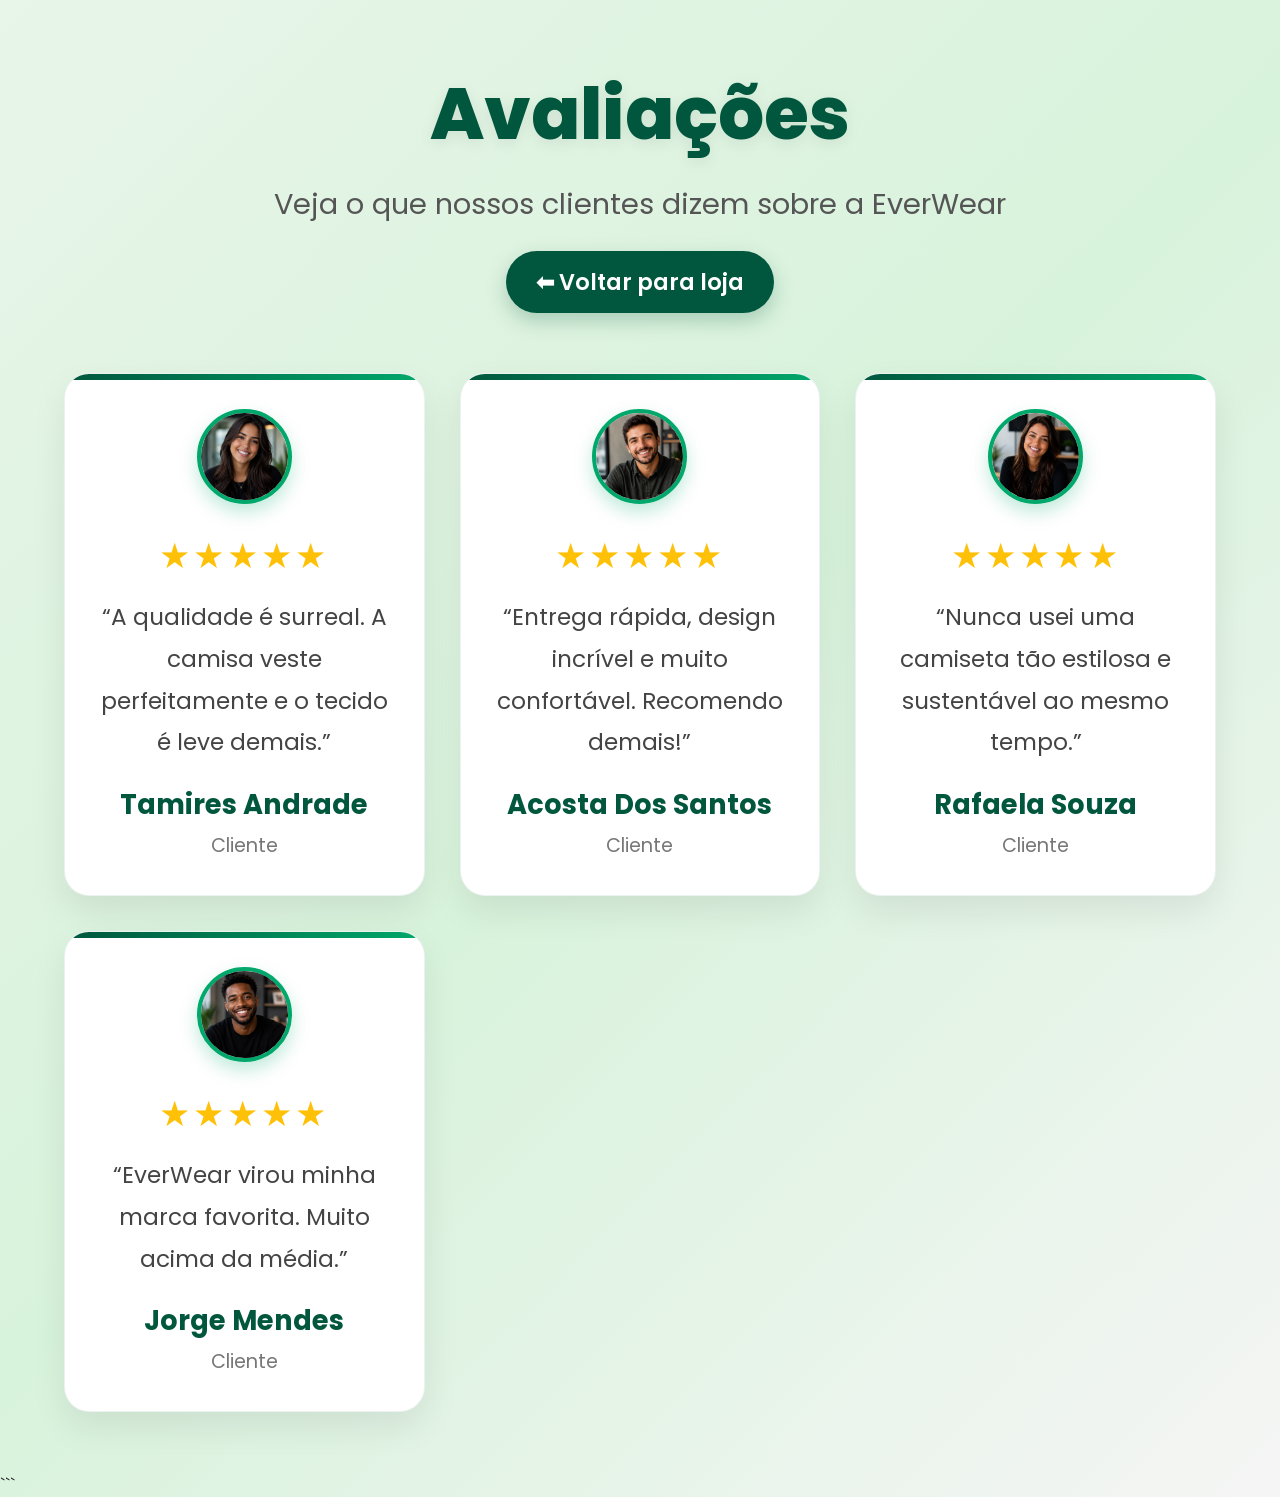
<file: ultimo ever feito/avaliaçoes.html>
<!DOCTYPE html>
<html lang="pt-br">
<head>
    <meta charset="UTF-8">
    <meta name="viewport" content="width=device-width, initial-scale=1.0">
    <title>Avaliações | EverWear</title>
    <link href="https://fonts.googleapis.com/css2?family=Poppins:wght@300;400;600;700&display=swap" rel="stylesheet">

    <style>
        *{
            margin:0;
            padding:0;
            box-sizing:border-box;
            font-family:'Poppins', sans-serif;
        }

        body{
            background: linear-gradient(135deg, #e8f5e9, #d8f3dc, #f5f5f5);
            min-height:100vh;
            color:#222;
        }

        .avaliacoes{
            max-width:1400px;
            margin:auto;
            padding:60px 5%;
        }

        .topo{
            text-align:center;
            margin-bottom:60px;
        }

        .topo h1{
            font-size:4.5rem;
            color:#00573D;
            margin-bottom:15px;
            font-weight:800;
            text-shadow:0 4px 15px rgba(0,0,0,0.08);
        }

        .topo p{
            font-size:1.8rem;
            color:#555;
        }

        .voltar{
            display:inline-block;
            margin-top:25px;
            padding:14px 30px;
            background:#00573D;
            color:white;
            text-decoration:none;
            border-radius:40px;
            font-size:1.4rem;
            font-weight:600;
            transition:0.3s;
            box-shadow:0 8px 20px rgba(0,87,61,0.25);
        }

        .voltar:hover{
            transform:scale(1.05);
            background:#007a56;
        }

        .cards-avaliacoes{
            display:grid;
            grid-template-columns:repeat(auto-fit, minmax(320px, 1fr));
            gap:35px;
        }

        .card{
            background:white;
            border-radius:25px;
            padding:35px 30px;
            text-align:center;
            box-shadow:0 15px 35px rgba(0,0,0,0.08);
            transition:0.4s;
            position:relative;
            overflow:hidden;
            border:1px solid rgba(0,87,61,0.08);
        }

        .card::before{
            content:'';
            position:absolute;
            top:0;
            left:0;
            width:100%;
            height:6px;
            background:linear-gradient(90deg,#00573D,#00a86b);
        }

        .card:hover{
            transform:translateY(-12px);
            box-shadow:0 20px 40px rgba(0,0,0,0.15);
        }

        .foto-cliente{
            width:95px;
            height:95px;
            border-radius:50%;
            object-fit:cover;
            margin-bottom:18px;
            border:4px solid #00a86b;
            box-shadow:0 8px 18px rgba(0,168,107,0.25);
        }

        .estrelas{
            font-size:2.2rem;
            color:#ffc107;
            margin-bottom:15px;
            letter-spacing:3px;
        }

        .comentario{
            font-size:1.45rem;
            color:#444;
            line-height:1.8;
            margin-bottom:20px;
            min-height:100px;
        }

        .nome{
            font-size:1.7rem;
            font-weight:700;
            color:#00573D;
            margin-bottom:5px;
        }

        .cargo{
            font-size:1.2rem;
            color:#777;
        }

        @media(max-width:768px){
            .topo h1{
                font-size:3.2rem;
            }

            .topo p{
                font-size:1.4rem;
            }
        }
    </style>
    <link rel="stylesheet" href="darkmode.css?v=2">
</head>
<body>

<section class="avaliacoes">

    <div class="topo">
        <h1> Avaliações </h1>
        <p>Veja o que nossos clientes dizem sobre a EverWear</p>
        <a href="index.html" class="voltar">⬅ Voltar para loja</a>
    </div>

    <div class="cards-avaliacoes">

        <div class="card">
            <img src="mulhersite.png" class="foto-cliente" alt="Cliente 1">
            <div class="estrelas">★★★★★</div>
            <p class="comentario">“A qualidade é surreal. A camisa veste perfeitamente e o tecido é leve demais.”</p>
            <div class="nome">Tamires Andrade</div>
            <div class="cargo">Cliente </div>
        </div>

        <div class="card">
            <img src="cliente2.png" class="foto-cliente" alt="Cliente 2">
            <div class="estrelas">★★★★★</div>
            <p class="comentario">“Entrega rápida, design incrível e muito confortável. Recomendo demais!”</p>
            <div class="nome">Acosta Dos Santos</div>
            <div class="cargo">Cliente </div>
        </div>

        <div class="card">
            <img src="cliente3.png" class="foto-cliente" alt="Cliente 3">
            <div class="estrelas">★★★★★</div>
            <p class="comentario">“Nunca usei uma camiseta tão estilosa e sustentável ao mesmo tempo.”</p>
            <div class="nome">Rafaela Souza</div>
            <div class="cargo">Cliente </div>
        </div>

        <div class="card">
            <img src="cliente4.png" class="foto-cliente" alt="Cliente 4">
            <div class="estrelas">★★★★★</div>
            <p class="comentario">“EverWear virou minha marca favorita. Muito acima da média.”</p>
            <div class="nome">Jorge Mendes</div>
            <div class="cargo">Cliente</div>
        </div>

    </div>

</section>
<script>
    if(localStorage.getItem("darkMode") === "on"){
    document.body.classList.add("dark-mode");
}

function toggleDarkMode(){
    document.body.classList.toggle("dark-mode");

    if(document.body.classList.contains("dark-mode")){
        localStorage.setItem("darkMode","on");
    }else{
        localStorage.setItem("darkMode","off");
    }
}
</script>
<script src="darkmode.js?v=2"></script>
</body>
</html>
```
</file>
<file: ultimo ever feito/darkmode.css>
html.dark,
html.dark-mode,
body.dark,
body.dark-mode {
    background: #101512 !important;
    color: #f4f7f5 !important;
    color-scheme: dark;
}

body.dark,
body.dark-mode {
    background: #101512 !important;
}

body.dark .shell,
body.dark-mode .shell,
body.dark .card,
body.dark-mode .card,
body.dark .panel,
body.dark-mode .panel,
body.dark .box,
body.dark-mode .box,
body.dark .stat,
body.dark-mode .stat,
body.dark .product-card,
body.dark-mode .product-card,
body.dark .summary,
body.dark-mode .summary,
body.dark .produto,
body.dark-mode .produto,
body.dark .info,
body.dark-mode .info,
body.dark .details,
body.dark-mode .details,
body.dark .success-shell,
body.dark-mode .success-shell,
body.dark .about-card,
body.dark-mode .about-card,
body.dark .product-section,
body.dark-mode .product-section,
body.dark .purpose,
body.dark-mode .purpose,
body.dark #imagem,
body.dark-mode #imagem {
    background: #1a211d !important;
    color: #f4f7f5 !important;
    border-color: rgba(255, 255, 255, 0.12) !important;
    box-shadow: 0 14px 34px rgba(0, 0, 0, 0.35) !important;
}

body.dark h1,
body.dark h2,
body.dark h3,
body.dark h4,
body.dark p,
body.dark span,
body.dark label,
body.dark strong,
body.dark li,
body.dark-mode h1,
body.dark-mode h2,
body.dark-mode h3,
body.dark-mode h4,
body.dark-mode p,
body.dark-mode span,
body.dark-mode label,
body.dark-mode strong,
body.dark-mode li {
    color: #f4f7f5 !important;
}

body.dark a,
body.dark-mode a {
    color: #9ee6c3;
}

body.dark input,
body.dark textarea,
body.dark select,
body.dark-mode input,
body.dark-mode textarea,
body.dark-mode select {
    background: #111713 !important;
    color: #f4f7f5 !important;
    border-color: rgba(255, 255, 255, 0.18) !important;
}

body.dark .topbar,
body.dark-mode .topbar,
body.dark .topo,
body.dark-mode .topo,
body.dark .header,
body.dark-mode .header {
    background: #0c110f !important;
    color: #f4f7f5 !important;
    border-color: rgba(255, 255, 255, 0.12) !important;
}

body.dark .btn,
body.dark-mode .btn,
body.dark button,
body.dark-mode button {
    border-color: rgba(255, 255, 255, 0.18);
}

body.dark .toggle-btn,
body.dark-mode .toggle-btn,
body.dark [data-dark-toggle],
body.dark-mode [data-dark-toggle] {
    background: #f4f7f5 !important;
    color: #10251d !important;
}

body.dark .linha,
body.dark-mode .linha,
body.dark .row,
body.dark-mode .row,
body.dark .badge,
body.dark-mode .badge,
body.dark .pill,
body.dark-mode .pill,
body.dark .etapa,
body.dark-mode .etapa {
    background: #111713 !important;
    color: #f4f7f5 !important;
}

body.dark img,
body.dark-mode img {
    border-color: rgba(255, 255, 255, 0.12) !important;
}

body.dark .about-everwear,
body.dark-mode .about-everwear {
    background: #101512 !important;
    color: #f4f7f5 !important;
}

body.dark .about-card,
body.dark-mode .about-card,
body.dark .purpose,
body.dark-mode .purpose {
    background: #1a211d !important;
    color: #f4f7f5 !important;
    border-color: rgba(255, 255, 255, 0.12) !important;
}

body.dark .about-card p,
body.dark-mode .about-card p,
body.dark .about-card li,
body.dark-mode .about-card li,
body.dark .purpose p,
body.dark-mode .purpose p {
    color: #f4f7f5 !important;
}

body.dark .product-section,
body.dark-mode .product-section {
    background: #00573D !important;
    color: #ffffff !important;
    border-color: rgba(255, 255, 255, 0.12) !important;
}

body.dark .product-section h2,
body.dark-mode .product-section h2,
body.dark .product-section p,
body.dark-mode .product-section p,
body.dark .product-section strong,
body.dark-mode .product-section strong {
    color: #ffffff !important;
}

body.dark .status.ativo,
body.dark-mode .status.ativo {
    background: #0b7a56 !important;
    color: #ffffff !important;
}

body.dark .status.removido,
body.dark-mode .status.removido {
    background: #8a2d2d !important;
    color: #ffffff !important;
}

body.dark td,
body.dark-mode td,
body.dark th,
body.dark-mode th {
    color: #f4f7f5 !important;
}

body.dark th,
body.dark-mode th {
    background: #111713 !important;
}
</file>
